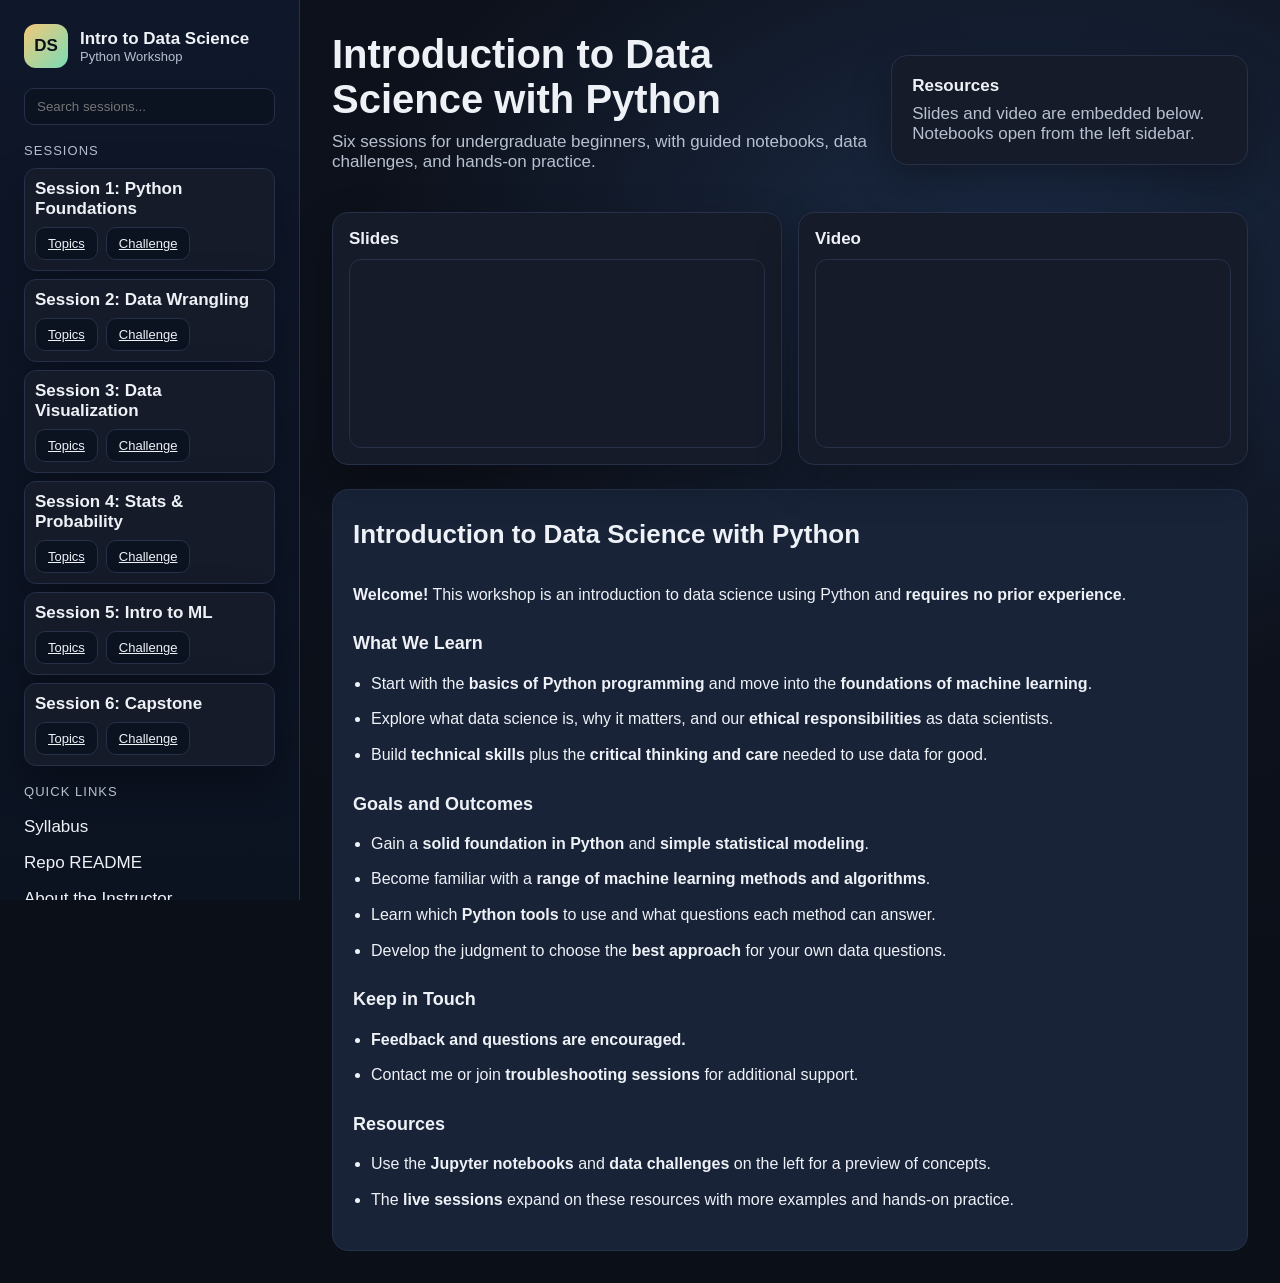
<file: index.html>
<!DOCTYPE html>
<html lang="en">
<head>
  <meta charset="utf-8" />
  <meta name="viewport" content="width=device-width, initial-scale=1" />
  <title>Introduction to Data Science with Python</title>
  <link rel="stylesheet" href="styles.css" />
</head>
<body>
  <div class="app">
    <aside class="sidebar">
      <div class="brand">
        <div class="logo">DS</div>
        <div class="brand-text">
          <div class="brand-title">Intro to Data Science</div>
          <div class="brand-subtitle">Python Workshop</div>
        </div>
      </div>

      <div class="search">
        <input id="searchInput" type="text" placeholder="Search sessions..." aria-label="Search sessions" />
      </div>

      <div class="nav-section">
        <div class="nav-title">Sessions</div>
        <div id="sessionList" class="session-list"></div>
      </div>

      <div class="nav-section">
        <div class="nav-title">Quick Links</div>
        <a class="nav-link" href="assets/Data_Science_Syllabus.pdf" target="_blank" rel="noreferrer">Syllabus</a>
        <a class="nav-link" href="README.md" target="_blank" rel="noreferrer">Repo README</a>
        <a class="nav-link" href="about.html">About the Instructor</a>
      </div>
    </aside>

    <main class="content">
      <header class="hero">
        <div>
          <h1>Introduction to Data Science with Python</h1>
          <p>Six sessions for undergraduate beginners, with guided notebooks, data challenges, and hands-on practice.</p>
          <div class="pill-row"></div>
        </div>
        <div class="hero-card">
          <div class="hero-card-title">Resources</div>
          <div class="hero-card-body">
            <div class="muted">Slides and video are embedded below. Notebooks open from the left sidebar.</div>
          </div>
        </div>
      </header>

      <section class="grid">
        <div class="card">
          <div class="card-title">Slides</div>
          <div class="embed">
            <iframe src="assets/Data-Science-with-Python%20(1).pdf" title="Data Science with Python Slides"></iframe>
          </div>
        </div>

        <div class="card">
          <div class="card-title">Video</div>
          <div class="embed">
            <iframe src="https://www.youtube.com/embed/vVhNnQeZ-aw?si=7CNxdX1gYsdd6L00" title="YouTube video player" frameborder="0" allow="accelerometer; autoplay; clipboard-write; encrypted-media; gyroscope; picture-in-picture; web-share" referrerpolicy="strict-origin-when-cross-origin" allowfullscreen></iframe>
          </div>
        </div>
      </section>

      <section class="intro">
        <h2>Introduction to Data Science with Python</h2>
        <p><strong>Welcome!</strong> This workshop is an introduction to data science using Python and <strong>requires no prior experience</strong>.</p>
        <h3>What We Learn</h3>
        <ul>
          <li>Start with the <strong>basics of Python programming</strong> and move into the <strong>foundations of machine learning</strong>.</li>
          <li>Explore what data science is, why it matters, and our <strong>ethical responsibilities</strong> as data scientists.</li>
          <li>Build <strong>technical skills</strong> plus the <strong>critical thinking and care</strong> needed to use data for good.</li>
        </ul>
        <h3>Goals and Outcomes</h3>
        <ul>
          <li>Gain a <strong>solid foundation in Python</strong> and <strong>simple statistical modeling</strong>.</li>
          <li>Become familiar with a <strong>range of machine learning methods and algorithms</strong>.</li>
          <li>Learn which <strong>Python tools</strong> to use and what questions each method can answer.</li>
          <li>Develop the judgment to choose the <strong>best approach</strong> for your own data questions.</li>
        </ul>
        <h3>Keep in Touch</h3>
        <ul>
          <li><strong>Feedback and questions are encouraged.</strong></li>
          <li>Contact me or join <strong>troubleshooting sessions</strong> for additional support.</li>
        </ul>
        <h3>Resources</h3>
        <ul>
          <li>Use the <strong>Jupyter notebooks</strong> and <strong>data challenges</strong> on the left for a preview of concepts.</li>
          <li>The <strong>live sessions</strong> expand on these resources with more examples and hands-on practice.</li>
        </ul>
      </section>
    </main>
  </div>

  <script src="app.js"></script>
</body>
</html>
</file>
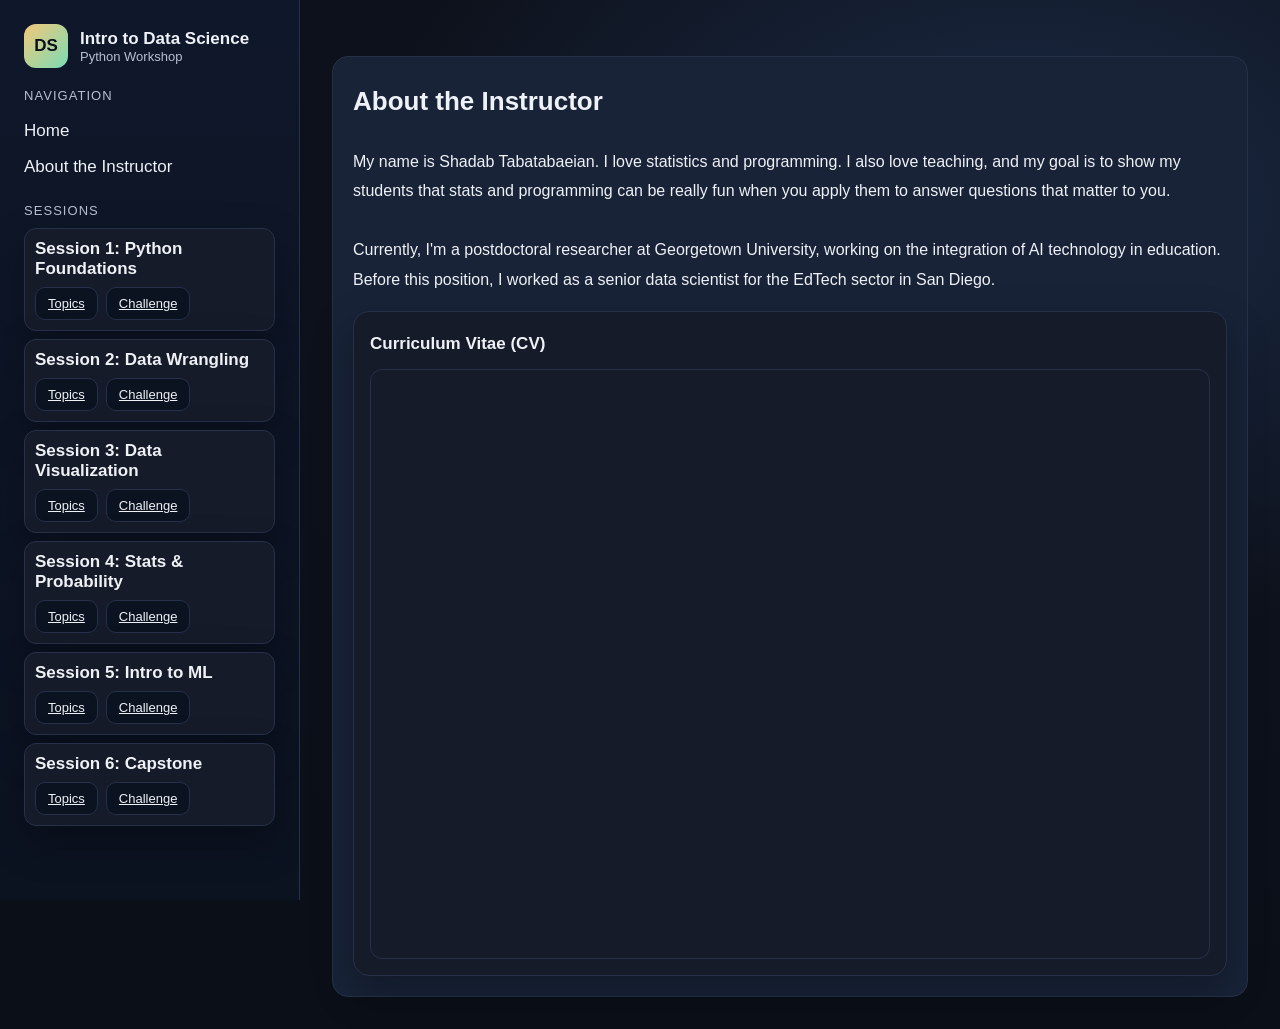
<file: about.html>
<!DOCTYPE html>
<html lang="en">
<head>
  <meta charset="utf-8" />
  <meta name="viewport" content="width=device-width, initial-scale=1" />
  <title>About the Instructor</title>
  <link rel="stylesheet" href="styles.css" />
</head>
<body>
  <div class="app">
    <aside class="sidebar">
      <div class="brand">
        <div class="logo">DS</div>
        <div class="brand-text">
          <div class="brand-title">Intro to Data Science</div>
          <div class="brand-subtitle">Python Workshop</div>
        </div>
      </div>

      <div class="nav-section">
        <div class="nav-title">Navigation</div>
        <a class="nav-link" href="index.html">Home</a>
        <a class="nav-link" href="about.html">About the Instructor</a>
      </div>

      <div class="nav-section">
        <div class="nav-title">Sessions</div>
        <div id="sessionList" class="session-list"></div>
      </div>
    </aside>

    <main class="content">
      <section class="intro">
        <h2>About the Instructor</h2>
        <p>My name is Shadab Tabatabaeian. I love statistics and programming. I also love teaching, and my goal is to show my students that stats and programming can be really fun when you apply them to answer questions that matter to you. <br><br>
          Currently, I'm a postdoctoral researcher at Georgetown University, working on the integration of AI technology in education. Before this position, I worked as a senior data scientist for the EdTech sector in San Diego.</p>

        <div class="card" style="margin-top:16px;">
  <div class="card-title">Curriculum Vitae (CV)</div>
  <div class="embed" style="padding-bottom: 70%;">
    <iframe src="assets/cv.pdf" title="CV PDF"></iframe>
  </div>
</div>
      </section>
    </main>
  </div>

  <script src="app.js"></script>
</body>
</html>
</file>
<file: styles.css>
:root {
  --bg: #0d111b;
  --panel: #151b28;
  --panel-2: #182338;
  --accent: #f2c879;
  --accent-2: #7bdcb5;
  --text: #eef1f6;
  --muted: #b7c0d0;
  --border: #263149;
  --shadow: 0 16px 40px rgba(0, 0, 0, 0.28);
  --radius: 16px;
}

* { box-sizing: border-box; }

@import url("https://fonts.googleapis.com/css2?family=Source+Sans+3:wght@400;600;700&display=swap");

body {
  margin: 0;
  background: radial-gradient(1200px 800px at 80% 20%, #1b2b46 0%, #0d111b 55%, #0a0f18 100%);
  color: var(--text);
  font-family: "Source Sans 3", "Avenir Next", "Helvetica Neue", sans-serif;
  font-size: 17px;
}

.app {
  display: grid;
  grid-template-columns: 300px 1fr;
  min-height: 100vh;
}

.sidebar {
  background: linear-gradient(180deg, #0f172a 0%, #0b1220 100%);
  padding: 24px;
  border-right: 1px solid var(--border);
  position: sticky;
  top: 0;
  height: 100vh;
  overflow: auto;
}

.brand {
  display: flex;
  align-items: center;
  gap: 12px;
  margin-bottom: 20px;
}

.logo {
  width: 44px;
  height: 44px;
  border-radius: 12px;
  background: linear-gradient(135deg, var(--accent), var(--accent-2));
  color: #0b0f1a;
  font-weight: 700;
  display: grid;
  place-items: center;
}

.brand-title {
  font-size: 17px;
  font-weight: 700;
}

.brand-subtitle {
  font-size: 13px;
  color: var(--muted);
}

.search input {
  width: 100%;
  padding: 10px 12px;
  border-radius: 10px;
  border: 1px solid var(--border);
  background: #0b1220;
  color: var(--text);
}

.nav-section {
  margin-top: 18px;
}

.nav-title {
  font-size: 13px;
  text-transform: uppercase;
  letter-spacing: 0.08em;
  color: var(--muted);
  margin-bottom: 10px;
}

.session-list {
  display: grid;
  gap: 8px;
}

.session-item {
  background: var(--panel);
  border: 1px solid var(--border);
  border-radius: 12px;
  padding: 10px;
  box-shadow: var(--shadow);
}

.session-item .session-title {
  font-weight: 600;
  margin-bottom: 8px;
}

.session-item .session-actions {
  display: flex;
  gap: 8px;
  flex-wrap: wrap;
}

.btn {
  border: 1px solid var(--border);
  background: #0b1220;
  color: var(--text);
  padding: 8px 12px;
  border-radius: 10px;
  cursor: pointer;
  font-size: 13px;
}

.btn.primary {
  background: linear-gradient(135deg, var(--accent), var(--accent-2));
  color: #0b0f1a;
  border: none;
}

.btn.ghost {
  background: transparent;
}

.nav-link {
  display: block;
  color: var(--text);
  text-decoration: none;
  padding: 8px 0;
}

.content {
  padding: 32px;
}

.hero {
  display: grid;
  grid-template-columns: 1.2fr 0.8fr;
  gap: 24px;
  align-items: center;
  margin-bottom: 24px;
}

.hero h1 {
  margin: 0 0 10px 0;
  font-size: 40px;
}

.hero p {
  color: var(--muted);
  margin: 0 0 16px 0;
}

.pill-row {
  display: flex;
  gap: 8px;
  flex-wrap: wrap;
}

.pill {
  padding: 6px 10px;
  background: #0f1b2d;
  border-radius: 999px;
  border: 1px solid var(--border);
  font-size: 13px;
}

.hero-card {
  background: var(--panel);
  border: 1px solid var(--border);
  border-radius: var(--radius);
  padding: 20px;
  box-shadow: var(--shadow);
}

.hero-card-title {
  font-weight: 700;
  margin-bottom: 8px;
}

.muted { color: var(--muted); }

.grid {
  display: grid;
  grid-template-columns: repeat(2, minmax(0, 1fr));
  gap: 16px;
}

.card {
  background: var(--panel);
  border: 1px solid var(--border);
  border-radius: var(--radius);
  padding: 16px;
  box-shadow: var(--shadow);
}

.card-title {
  font-weight: 700;
  margin-bottom: 10px;
}

.embed {
  position: relative;
  padding-bottom: 45%;
  height: 0;
  overflow: hidden;
  border-radius: 12px;
  border: 1px solid var(--border);
}

.embed iframe {
  position: absolute;
  top: 0; left: 0;
  width: 100%;
  height: 100%;
  border: 0;
}

.notebook-viewer {
  margin-top: 24px;
  background: var(--panel-2);
  border: 1px solid var(--border);
  border-radius: var(--radius);
  padding: 16px;
}

.viewer-header {
  display: flex;
  justify-content: space-between;
  align-items: center;
  gap: 16px;
  margin-bottom: 12px;
}

.viewer-actions {
  display: flex;
  gap: 8px;
  flex-wrap: wrap;
}

.viewer-frame {
  height: 70vh;
  border-radius: 12px;
  overflow: hidden;
  border: 1px solid var(--border);
}

.viewer-frame iframe {
  width: 100%;
  height: 100%;
  border: 0;
  background: #fff;
}

.intro {
  margin-top: 24px;
  background: var(--panel-2);
  border: 1px solid var(--border);
  border-radius: var(--radius);
  padding: 20px;
  line-height: 1.85;
}

.intro h2 {
  margin-top: 0;
  font-size: 26px;
}

.intro h3 {
  font-size: 18px;
  margin-bottom: 6px;
}

.intro p, .intro li {
  font-size: 16px;
}

.intro ul {
  margin: 8px 0 16px 18px;
  padding: 0;
}

.intro li {
  margin: 6px 0;
}

.eyebrow {
  font-size: 12px;
  color: var(--muted);
  text-transform: uppercase;
  letter-spacing: 0.08em;
}

@media (max-width: 1100px) {
  .app { grid-template-columns: 1fr; }
  .sidebar { position: relative; height: auto; }
  .hero { grid-template-columns: 1fr; }
  .grid { grid-template-columns: 1fr; }
  .viewer-frame { height: 60vh; }
}
</file>
